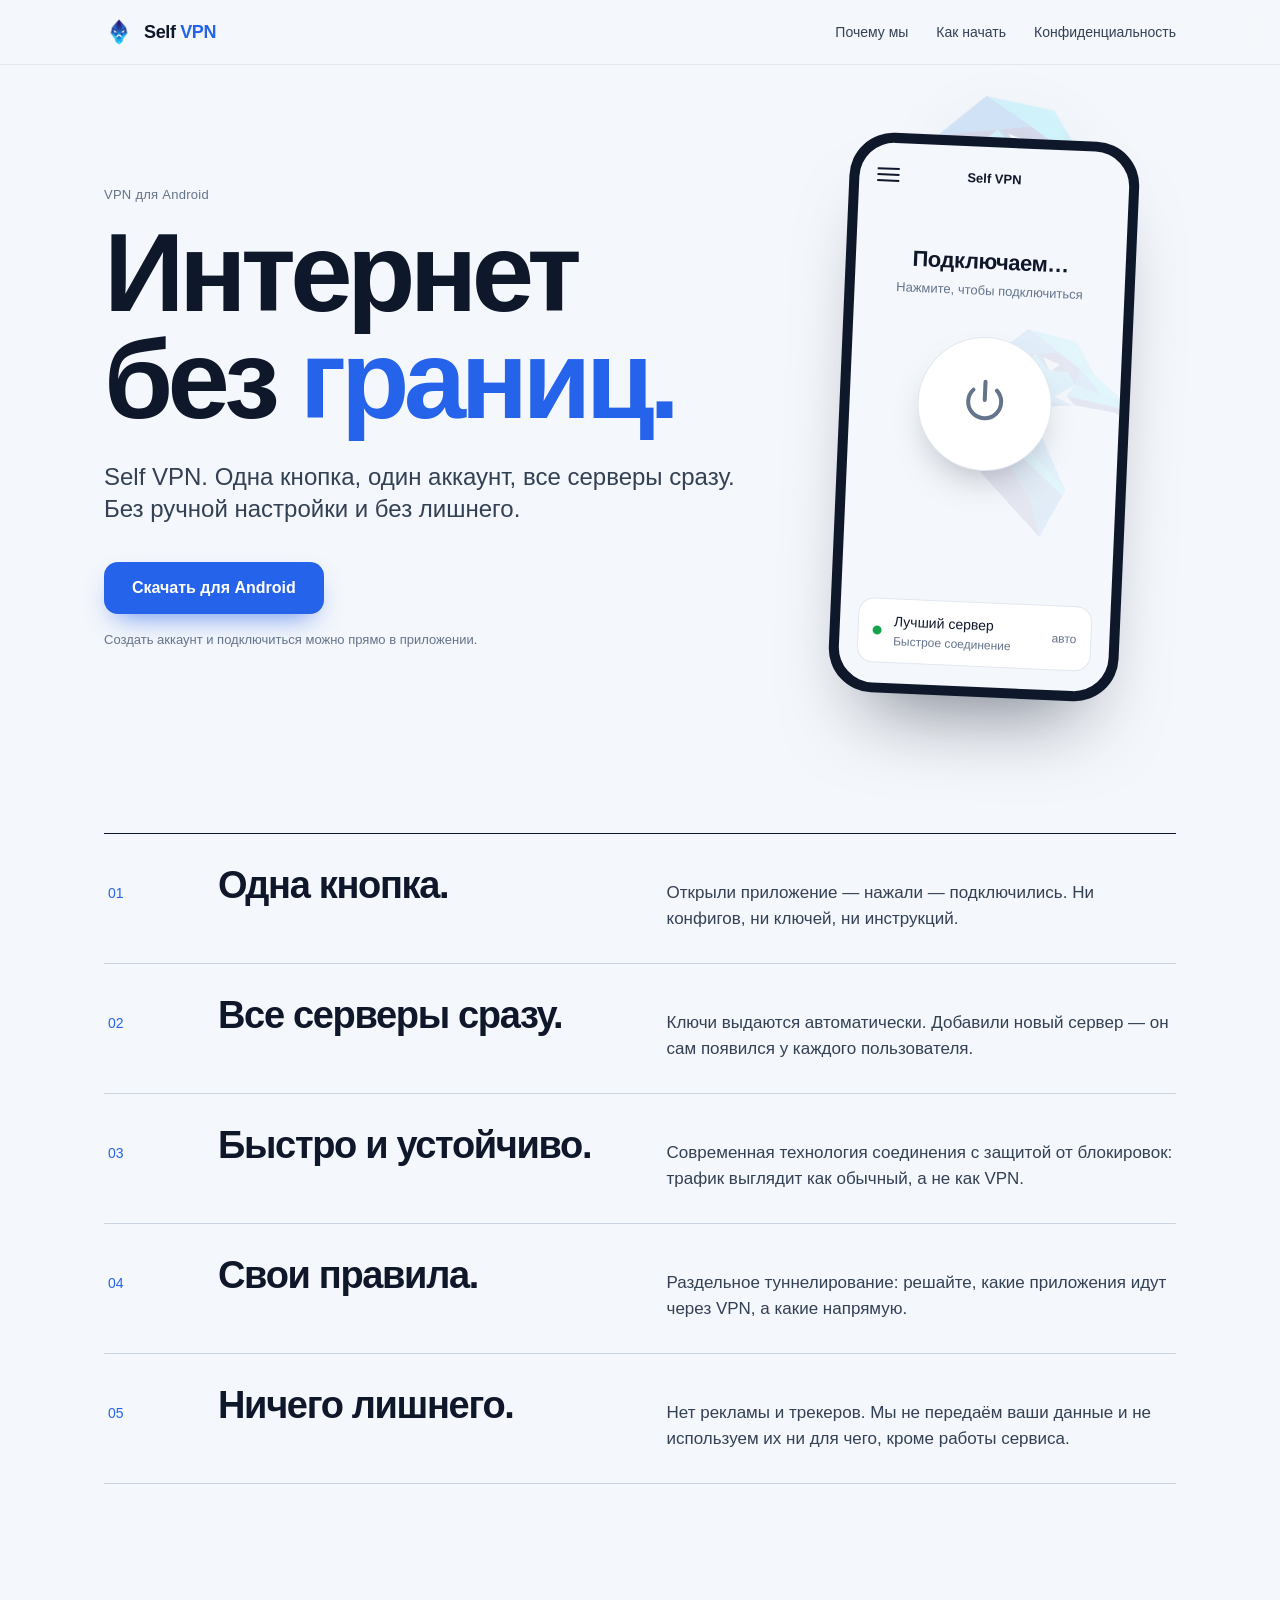
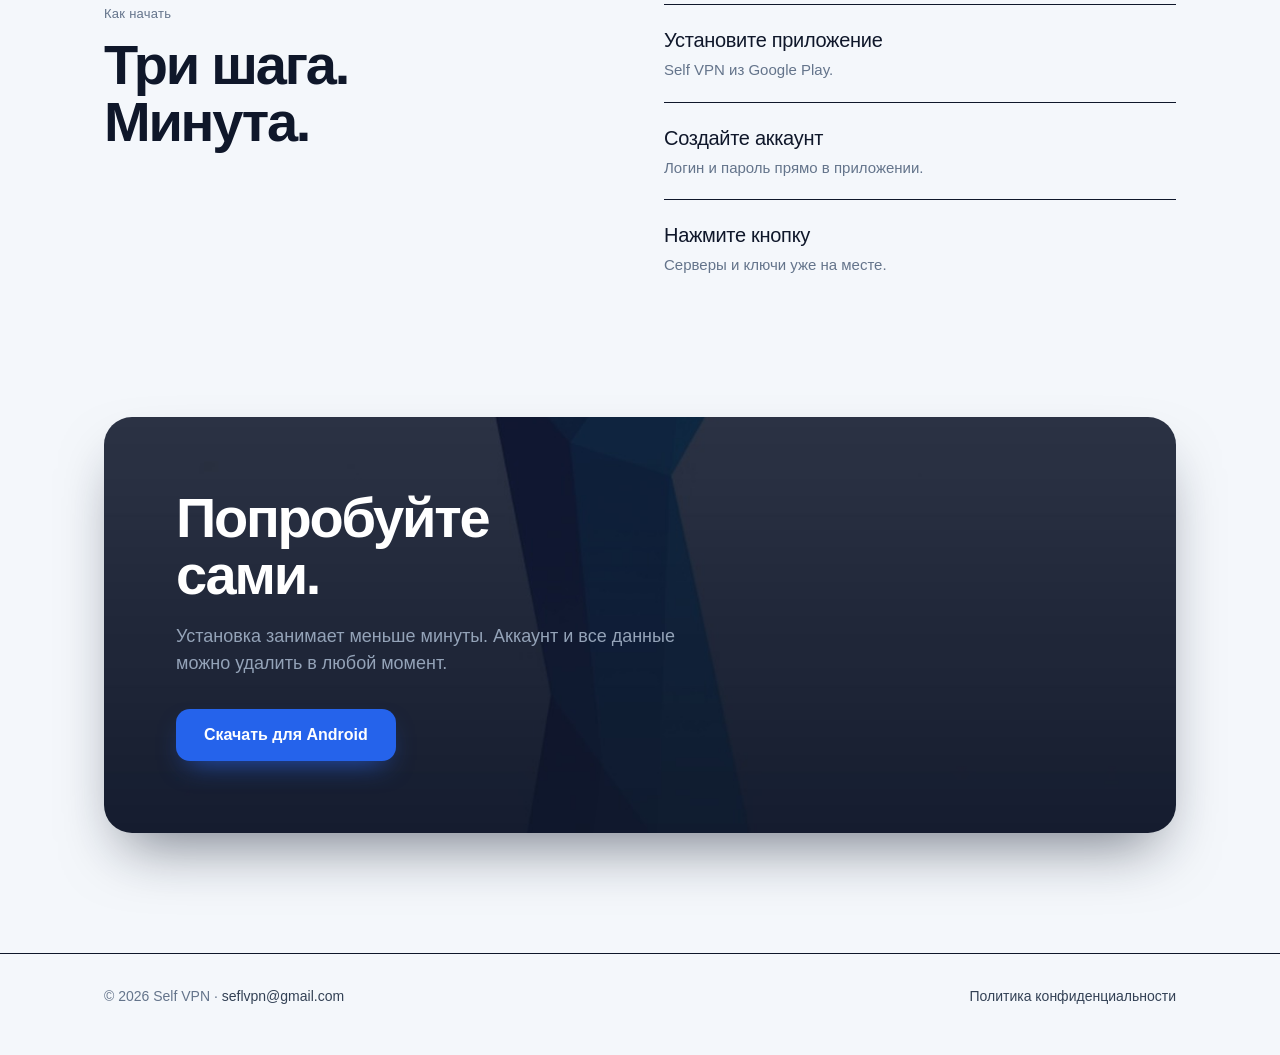
<file: index.html>
<!DOCTYPE html>
<html lang="ru">

<head>
    <meta charset="UTF-8">
    <meta name="viewport" content="width=device-width, initial-scale=1.0">
    <title>Self VPN — быстрый VPN в одно касание</title>
    <meta name="description" content="Self VPN — VPN для Android. Один аккаунт, все серверы сразу, никакой настройки.">
    <meta name="theme-color" content="#F4F7FB">
    <link rel="icon" type="image/png" href="favicon.png">
    <link rel="stylesheet" href="site.css">
    <style>
        .hero {
            padding: 72px 0 40px;
            display: grid;
            grid-template-columns: 1.25fr .75fr;
            gap: 48px;
            align-items: center;
        }

        .hero h1 {
            margin: 16px 0 28px;
        }

        .hero .cta {
            display: flex;
            flex-wrap: wrap;
            gap: 12px;
            margin-top: 36px;
        }

        .hero .small {
            margin-top: 16px;
            font-size: 13px;
            color: var(--muted);
        }

        /* Телефон в стиле приложения */
        .phone-box {
            display: flex;
            justify-content: center;
        }

        .phone {
            width: 290px;
            border-radius: 44px;
            background: var(--text);
            padding: 10px;
            transform: rotate(2.5deg);
            box-shadow: 0 50px 80px -40px rgba(15, 23, 42, .55);
            transition: transform .5s var(--ease);
        }

        .phone:hover {
            transform: rotate(0);
        }

        .screen {
            background: var(--bg);
            border-radius: 35px;
            padding: 22px 18px 20px;
            min-height: 540px;
            display: flex;
            flex-direction: column;
        }

        .app-bar {
            display: flex;
            align-items: center;
            justify-content: space-between;
            font-size: 13px;
            font-weight: 600;
        }

        .app-bar i {
            width: 22px;
            height: 2px;
            background: var(--text);
            box-shadow: 0 6px 0 var(--text), 0 -6px 0 var(--text);
        }

        .status {
            margin-top: 56px;
            text-align: center;
        }

        .status b {
            display: block;
            font-size: 22px;
            letter-spacing: -.02em;
            transition: color .3s;
        }

        .status small {
            color: var(--muted);
            font-size: 13px;
        }

        .power {
            position: relative;
            width: 132px;
            height: 132px;
            margin: 36px auto 0;
            border: 0;
            border-radius: 50%;
            cursor: pointer;
            background: var(--surface);
            box-shadow: 0 0 0 1px var(--line), 0 18px 40px -18px rgba(15, 23, 42, .4);
            transition: background .3s, box-shadow .3s;
        }

        .power svg {
            width: 44px;
            height: 44px;
            stroke: var(--muted);
            transition: stroke .3s;
        }

        .power::after {
            content: "";
            position: absolute;
            inset: -14px;
            border-radius: 50%;
            border: 2px solid var(--primary);
            opacity: 0;
        }

        .on .power {
            background: linear-gradient(135deg, #3B82F6, #1D4ED8);
            box-shadow: 0 22px 44px -16px rgba(37, 99, 235, .85);
        }

        .on .power svg {
            stroke: #fff;
        }

        .on .power::after {
            animation: ring 2.2s ease-out infinite;
        }

        .on .status b {
            color: var(--primary);
        }

        @keyframes ring {
            from {
                opacity: .7;
                transform: scale(.9);
            }

            to {
                opacity: 0;
                transform: scale(1.25);
            }
        }

        .server {
            margin-top: auto;
            background: var(--surface);
            border: 1px solid var(--line);
            border-radius: 16px;
            padding: 12px 14px;
            display: flex;
            align-items: center;
            gap: 12px;
            font-size: 14px;
        }

        .server .dot {
            width: 9px;
            height: 9px;
            border-radius: 50%;
            background: var(--ok);
        }

        .server small {
            display: block;
            color: var(--muted);
            font-size: 12px;
        }

        .server em {
            margin-left: auto;
            font-style: normal;
            color: var(--muted);
            font-size: 12px;
        }

        /* Нумерованные тезисы */
        .rows {
            margin-top: 96px;
            border-top: 1px solid var(--text);
        }

        .row {
            display: grid;
            grid-template-columns: 90px 1fr 1.2fr;
            gap: 24px;
            padding: 32px 0;
            border-bottom: 1px solid var(--line-strong);
            align-items: baseline;
            transition: background .2s;
        }

        .row:hover {
            background: var(--surface);
        }

        .row .n {
            font-size: 14px;
            color: var(--primary);
            font-variant-numeric: tabular-nums;
            padding-left: 4px;
        }

        .row h3 {
            font-size: clamp(24px, 3.2vw, 38px);
            letter-spacing: -.035em;
            line-height: 1.05;
            font-weight: 800;
        }

        .row p {
            color: var(--text-2);
            font-size: 17px;
        }

        .band {
            margin-top: 120px;
            display: grid;
            grid-template-columns: 1fr 1fr;
            gap: 48px;
        }

        .steps3 {
            list-style: none;
        }

        .steps3 li {
            padding: 20px 0;
            border-top: 1px solid var(--text);
            font-size: 20px;
            letter-spacing: -.015em;
        }

        .steps3 li span {
            display: block;
            color: var(--muted);
            font-size: 15px;
            letter-spacing: 0;
            margin-top: 4px;
        }

        .final {
            margin-top: 120px;
            background: var(--text);
            color: #fff;
            border-radius: 28px;
            padding: clamp(32px, 6vw, 72px);
        }

        .final h2 {
            color: #fff;
        }

        .final p {
            color: #94A3B8;
            font-size: 18px;
            margin: 20px 0 32px;
            max-width: 520px;
        }

        .reveal {
            opacity: 0;
            transform: translateY(18px);
            transition: opacity .7s var(--ease), transform .7s var(--ease);
        }

        .reveal.in {
            opacity: 1;
            transform: none;
        }

        @media (max-width: 860px) {
            .hero {
                grid-template-columns: 1fr;
                padding-top: 40px;
            }

            .row {
                grid-template-columns: 1fr;
                gap: 8px;
            }

            .band {
                grid-template-columns: 1fr;
            }
        }
    </style>
</head>

<body>
    <header class="top">
        <div class="wrap">
            <a class="brand" href="./"><img src="logo.png" alt=""><span>Self <b>VPN</b></span></a>
            <nav class="nav">
                <a href="#why">Почему мы</a>
                <a href="#how">Как начать</a>
                <a href="privacy.html">Конфиденциальность</a>
            </nav>
        </div>
    </header>

    <main class="wrap">
        <section class="hero">
            <div>
                <div class="eyebrow">VPN для Android</div>
                <h1 class="huge">Интернет<br>без <span class="accent">границ.</span></h1>
                <p class="lead">Self VPN. Одна кнопка, один аккаунт, все серверы сразу. Без ручной настройки и без
                    лишнего.</p>
                <div class="cta">
                    <a class="btn" href="https://play.google.com/store/apps/details?id=com.selfvpn.vpn">Скачать для
                        Android</a>
                </div>
                <p class="small">Создать аккаунт и подключиться можно прямо в приложении.</p>
            </div>

            <img src="mascot_hero.png" alt="" class="hero-mascot" aria-hidden="true">
            <div class="phone-box" aria-hidden="true">
                <div class="phone" id="phone">
                    <div class="screen">
                        <div class="app-bar"><i></i><span>Self VPN</span><span style="width:22px"></span></div>
                        <div class="status"><b id="stText">Отключено</b><small id="stSub">Нажмите, чтобы
                                подключиться</small></div>
                        <button class="power" id="power" tabindex="-1" type="button">
                            <svg viewBox="0 0 24 24" fill="none" stroke-width="2.2" stroke-linecap="round"
                                stroke-linejoin="round">
                                <path d="M12 2v10" />
                                <path d="M18.4 6.6a9 9 0 1 1-12.8 0" />
                            </svg>
                        </button>
                        <div style="height:48px"></div>
                        <div class="server"><span class="dot"></span>
                            <div>Лучший сервер<small>Быстрое соединение</small></div><em>авто</em>
                        </div>
                    </div>
                </div>
            </div>
        </section>

        <section class="rows" id="why">
            <div class="row reveal"><span class="n">01</span>
                <h3>Одна кнопка.</h3>
                <p>Открыли приложение — нажали — подключились. Ни конфигов, ни ключей, ни инструкций.</p>
            </div>
            <div class="row reveal"><span class="n">02</span>
                <h3>Все серверы сразу.</h3>
                <p>Ключи выдаются автоматически. Добавили новый сервер — он сам появился у каждого пользователя.</p>
            </div>
            <div class="row reveal"><span class="n">03</span>
                <h3>Быстро и устойчиво.</h3>
                <p>Современная технология соединения с защитой от блокировок: трафик выглядит как обычный, а не как VPN.
                </p>
            </div>
            <div class="row reveal"><span class="n">04</span>
                <h3>Свои правила.</h3>
                <p>Раздельное туннелирование: решайте, какие приложения идут через VPN, а какие напрямую.</p>
            </div>
            <div class="row reveal"><span class="n">05</span>
                <h3>Ничего лишнего.</h3>
                <p>Нет рекламы и трекеров. Мы не передаём ваши данные и не используем их ни для чего, кроме работы
                    сервиса.</p>
            </div>
        </section>

        <section class="band" id="how">
            <div class="reveal">
                <div class="eyebrow">Как начать</div>
                <h2 class="big" style="margin-top:12px">Три шага.<br>Минута.</h2>
            </div>
            <ol class="steps3 reveal">
                <li>Установите приложение<span>Self VPN из Google Play.</span></li>
                <li>Создайте аккаунт<span>Логин и пароль прямо в приложении.</span></li>
                <li>Нажмите кнопку<span>Серверы и ключи уже на месте.</span></li>
            </ol>
        </section>

        <section class="final reveal">
            <h2 class="big">Попробуйте<br>сами.</h2>
            <p>Установка занимает меньше минуты. Аккаунт и все данные можно удалить в любой момент.</p>
            <a class="btn" href="https://play.google.com/store/apps/details?id=com.selfvpn.vpn">Скачать для Android</a>
        </section>
    </main>

    <footer class="foot">
        <div class="wrap">
            <div>© 2026 Self VPN · <a href="mailto:seflvpn@gmail.com">seflvpn@gmail.com</a></div>
            <nav>
                <a href="privacy.html">Политика конфиденциальности</a>
            </nav>
        </div>
    </footer>

    <script>
        // Демонстрационный экран: по клику «подключается» так же, как в приложении
        const phone = document.getElementById('phone');
        const st = document.getElementById('stText'), sub = document.getElementById('stSub');
        let connected = false, busy = false;
        function set(on) {
            phone.classList.toggle('on', on);
            st.textContent = on ? 'Подключено' : 'Отключено';
            sub.textContent = on ? 'Ваше соединение защищено' : 'Нажмите, чтобы подключиться';
            connected = on;
        }
        function toggle() {
            if (busy) return;
            busy = true; st.textContent = connected ? 'Отключаем…' : 'Подключаем…';
            setTimeout(() => { set(!connected); busy = false; }, 900);
        }
        document.getElementById('power').addEventListener('click', toggle);
        setTimeout(toggle, 1400);

        const io = 'IntersectionObserver' in window ? new IntersectionObserver(es => es.forEach(e => {
            if (e.isIntersecting) { e.target.classList.add('in'); io.unobserve(e.target); }
        }), { threshold: .15 }) : null;
        document.querySelectorAll('.reveal').forEach(el => io ? io.observe(el) : el.classList.add('in'));
    </script>
</body>

</html>
</file>
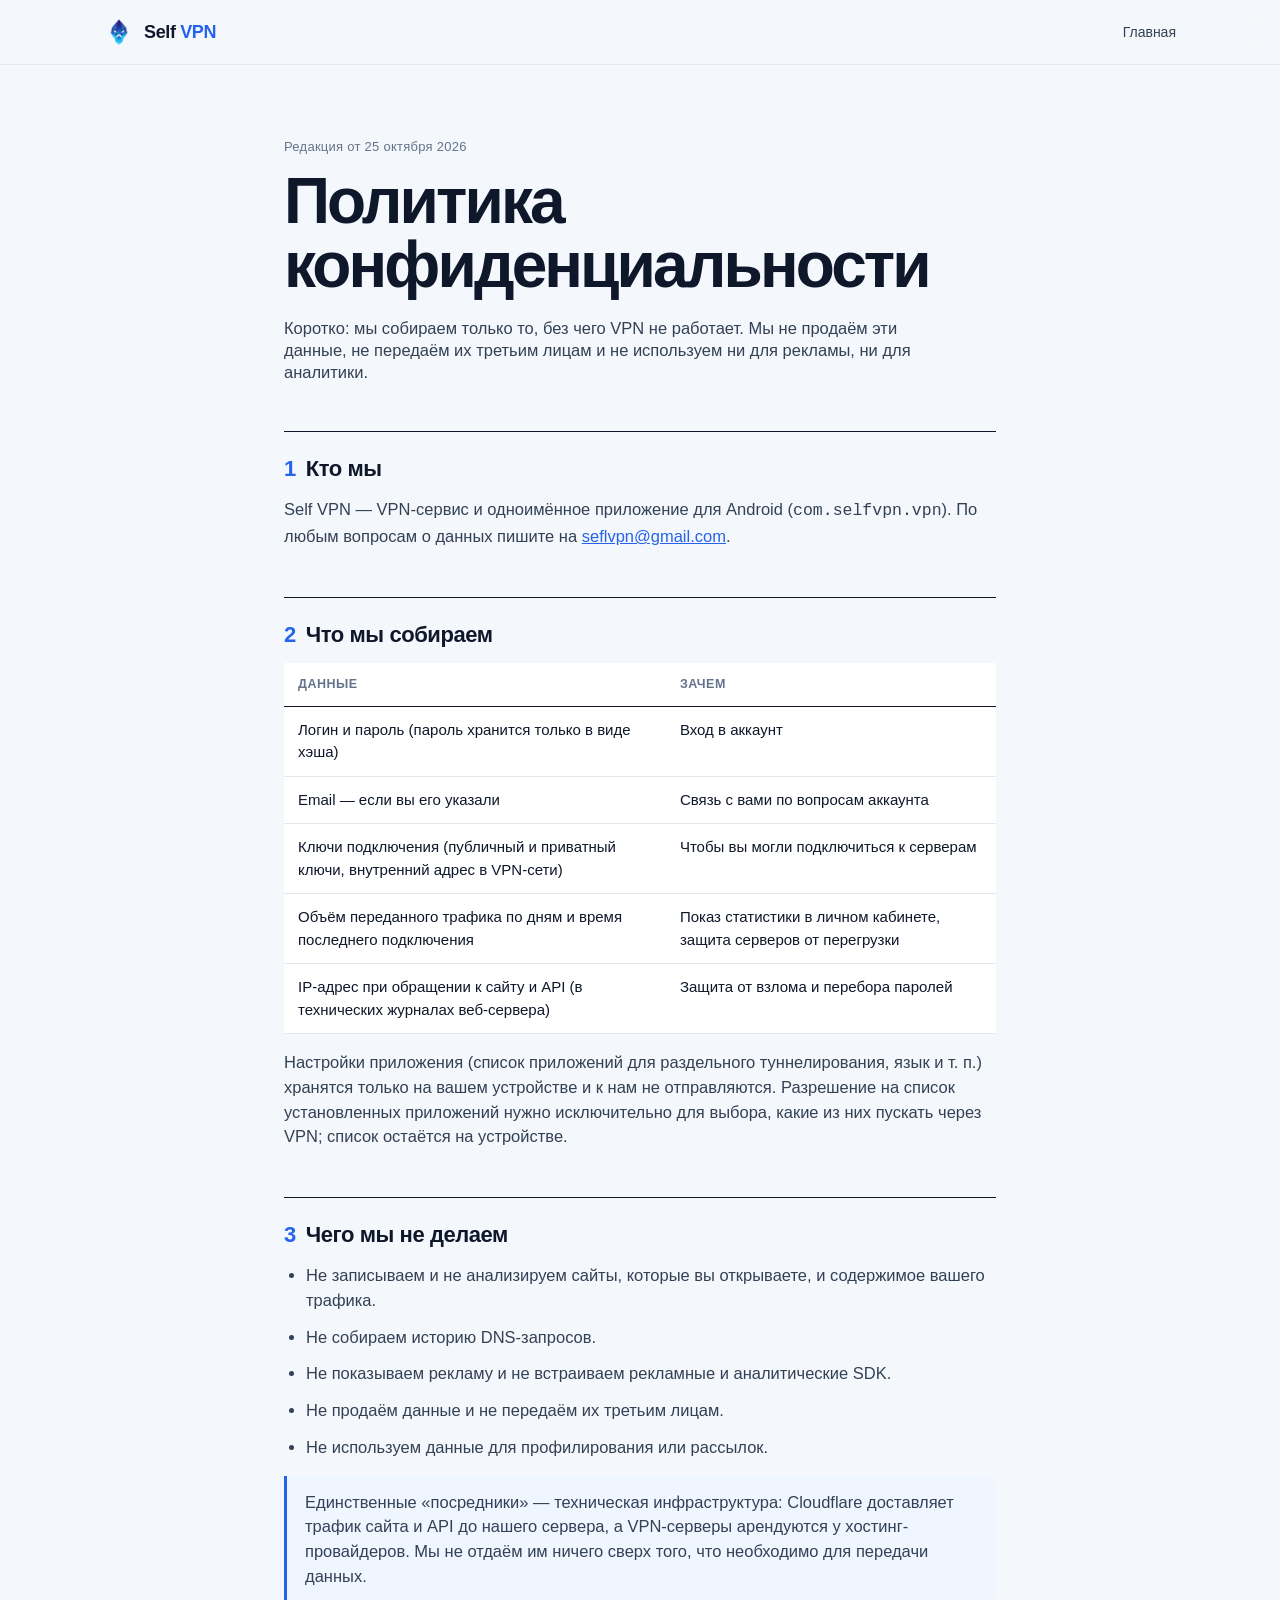
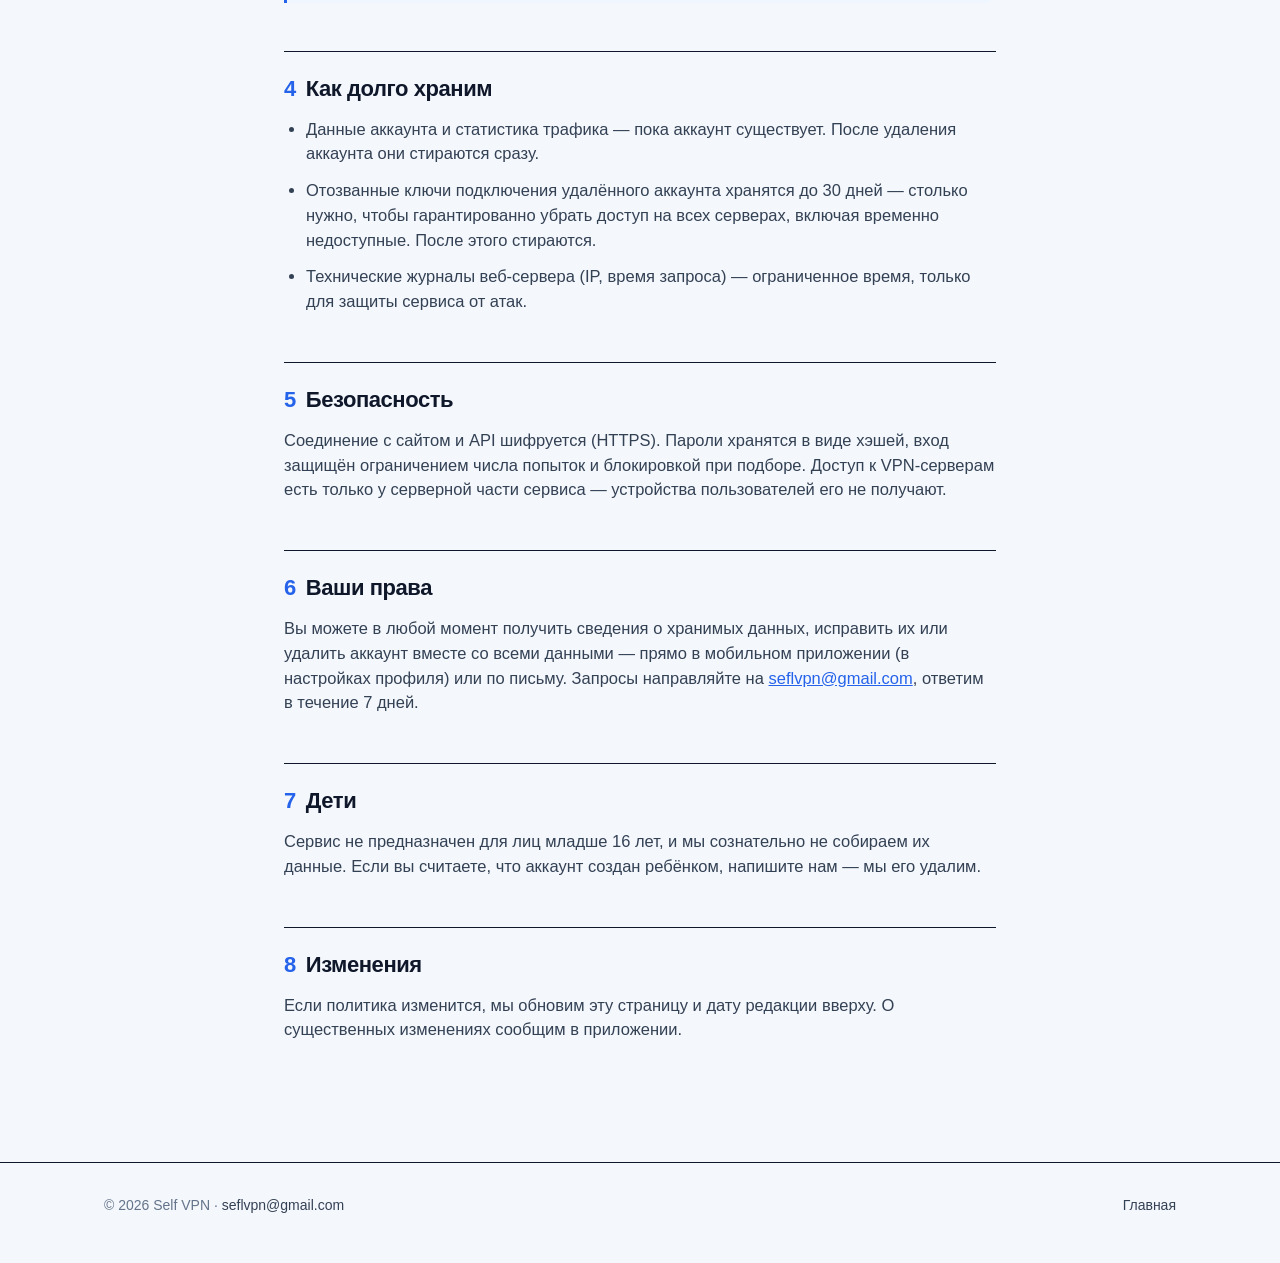
<file: privacy.html>
<!DOCTYPE html>
<html lang="ru">

<head>
    <meta charset="UTF-8">
    <meta name="viewport" content="width=device-width, initial-scale=1.0">
    <title>Политика конфиденциальности — Self VPN</title>
    <meta name="description"
        content="Какие данные собирает Self VPN, зачем и как долго хранит. Мы не передаём и не используем данные ни для чего, кроме работы сервиса.">
    <link rel="icon" type="image/png" href="favicon.png">
    <link rel="stylesheet" href="site.css">
</head>

<body>
    <header class="top">
        <div class="wrap">
            <a class="brand" href="./"><img src="logo.png" alt=""><span>Self <b>VPN</b></span></a>
            <nav class="nav"><a href="./">Главная</a></nav>
        </div>
    </header>

    <main class="doc">
        <div class="eyebrow">Редакция от 25 октября 2026</div>
        <h1>Политика конфиденциальности</h1>
        <p class="lead">Коротко: мы собираем только то, без чего VPN не работает. Мы не продаём эти данные, не передаём
            их третьим лицам и не используем ни для рекламы, ни для аналитики.</p>

        <h2><span>1</span>Кто мы</h2>
        <p>Self VPN — VPN-сервис и одноимённое приложение для Android (<code>com.selfvpn.vpn</code>). По любым вопросам
            о данных пишите на <a href="mailto:seflvpn@gmail.com">seflvpn@gmail.com</a>.</p>

        <h2><span>2</span>Что мы собираем</h2>
        <table>
            <tr>
                <th>Данные</th>
                <th>Зачем</th>
            </tr>
            <tr>
                <td>Логин и пароль (пароль хранится только в виде хэша)</td>
                <td>Вход в аккаунт</td>
            </tr>
            <tr>
                <td>Email — если вы его указали</td>
                <td>Связь с вами по вопросам аккаунта</td>
            </tr>
            <tr>
                <td>Ключи подключения (публичный и приватный ключи, внутренний адрес в VPN-сети)</td>
                <td>Чтобы вы могли подключиться к серверам</td>
            </tr>
            <tr>
                <td>Объём переданного трафика по дням и время последнего подключения</td>
                <td>Показ статистики в личном кабинете, защита серверов от перегрузки</td>
            </tr>
            <tr>
                <td>IP-адрес при обращении к сайту и API (в технических журналах веб-сервера)</td>
                <td>Защита от взлома и перебора паролей</td>
            </tr>
        </table>
        <p>Настройки приложения (список приложений для раздельного туннелирования, язык и т. п.) хранятся только на
            вашем устройстве и к нам не отправляются. Разрешение на список установленных приложений нужно исключительно
            для выбора, какие из них пускать через VPN; список остаётся на устройстве.</p>

        <h2><span>3</span>Чего мы не делаем</h2>
        <ul>
            <li>Не записываем и не анализируем сайты, которые вы открываете, и содержимое вашего трафика.</li>
            <li>Не собираем историю DNS-запросов.</li>
            <li>Не показываем рекламу и не встраиваем рекламные и аналитические SDK.</li>
            <li>Не продаём данные и не передаём их третьим лицам.</li>
            <li>Не используем данные для профилирования или рассылок.</li>
        </ul>
        <div class="note">
            <p>Единственные «посредники» — техническая инфраструктура: Cloudflare доставляет трафик сайта и API до
                нашего сервера, а VPN-серверы арендуются у хостинг-провайдеров. Мы не отдаём им ничего сверх того, что
                необходимо для передачи данных.</p>
        </div>

        <h2><span>4</span>Как долго храним</h2>
        <ul>
            <li>Данные аккаунта и статистика трафика — пока аккаунт существует. После удаления аккаунта они стираются
                сразу.</li>
            <li>Отозванные ключи подключения удалённого аккаунта хранятся до 30 дней — столько нужно, чтобы
                гарантированно убрать доступ на всех серверах, включая временно недоступные. После этого стираются.</li>
            <li>Технические журналы веб-сервера (IP, время запроса) — ограниченное время, только для защиты сервиса от
                атак.</li>
        </ul>

        <h2><span>5</span>Безопасность</h2>
        <p>Соединение с сайтом и API шифруется (HTTPS). Пароли хранятся в виде хэшей, вход защищён ограничением числа
            попыток и блокировкой при подборе. Доступ к VPN-серверам есть только у серверной части сервиса — устройства
            пользователей его не получают.</p>

        <h2><span>6</span>Ваши права</h2>
        <p>Вы можете в любой момент получить сведения о хранимых данных, исправить их или удалить аккаунт вместе со
            всеми данными — прямо в мобильном приложении (в настройках профиля) или по письму. Запросы направляйте на <a
                href="mailto:seflvpn@gmail.com">seflvpn@gmail.com</a>, ответим в течение 7 дней.</p>

        <h2><span>7</span>Дети</h2>
        <p>Сервис не предназначен для лиц младше 16 лет, и мы сознательно не собираем их данные. Если вы считаете, что
            аккаунт создан ребёнком, напишите нам — мы его удалим.</p>

        <h2><span>8</span>Изменения</h2>
        <p>Если политика изменится, мы обновим эту страницу и дату редакции вверху. О существенных изменениях сообщим в
            приложении.</p>
    </main>

    <footer class="foot">
        <div class="wrap">
            <div>© 2026 Self VPN · <a href="mailto:seflvpn@gmail.com">seflvpn@gmail.com</a></div>
            <nav><a href="./">Главная</a></nav>
        </div>
    </footer>
</body>

</html>
</file>
<file: site.css>
/* Общие стили публичных страниц Self VPN. Палитра — как в мобильном приложении (app/lib/theme/style.dart). */
:root {
    --bg: #F4F7FB; --surface: #fff; --text: #0F172A; --text-2: #334155; --muted: #64748B;
    --line: #E2E8F0; --line-strong: #CBD5E1; --primary: #2563EB; --primary-hover: #1D4ED8;
    --primary-soft: #EFF6FF; --danger: #DC2626; --ok: #16A34A; --ease: cubic-bezier(.2, .8, .2, 1);
}
* { box-sizing: border-box; margin: 0; padding: 0; }
html { scroll-behavior: smooth; }
body {
    font-family: "Helvetica Neue", Helvetica, Arial, "Segoe UI", sans-serif; background: var(--bg); color: var(--text);
    line-height: 1.5; -webkit-font-smoothing: antialiased; overflow-x: hidden;
}
a { color: inherit; }
button, input { font: inherit; color: inherit; }
.wrap { max-width: 1120px; margin: 0 auto; padding: 0 24px; }

/* Шапка */
.top { position: sticky; top: 0; z-index: 10; background: rgba(244, 247, 251, .88); backdrop-filter: blur(12px); border-bottom: 1px solid var(--line); }
.top .wrap { display: flex; align-items: center; justify-content: space-between; height: 64px; gap: 16px; }
.brand { display: flex; align-items: center; gap: 10px; text-decoration: none; font-weight: 700; letter-spacing: -.02em; font-size: 18px; }
.brand img { width: 30px; height: 30px; }
.brand b { color: var(--primary); font-weight: 700; }
.nav { display: flex; align-items: center; gap: 28px; font-size: 14px; }
.nav a { text-decoration: none; color: var(--text-2); transition: color .15s; }
.nav a:hover { color: var(--primary); }
.nav .btn-line { padding: 8px 16px; border: 1px solid var(--text); border-radius: 999px; color: var(--text); }
.nav .btn-line:hover { background: var(--text); color: #fff; }

/* Кнопки */
.btn {
    display: inline-flex; align-items: center; justify-content: center; gap: 10px; height: 52px; padding: 0 28px; border: 0;
    border-radius: 14px; background: var(--primary); color: #fff; font-weight: 600; font-size: 16px; text-decoration: none; cursor: pointer;
    box-shadow: 0 12px 28px -12px rgba(37, 99, 235, .8); transition: background .18s var(--ease), transform .12s var(--ease);
}
.btn:hover { background: var(--primary-hover); }
.btn:active { transform: scale(.98); }
.btn.ghost { background: transparent; color: var(--text); box-shadow: inset 0 0 0 1px var(--text); }
.btn.ghost:hover { background: var(--text); color: #fff; }
.btn.danger { background: var(--danger); box-shadow: 0 12px 28px -14px rgba(220, 38, 38, .8); }
.btn:disabled { opacity: .6; cursor: wait; }

/* Типографика */
.eyebrow { font-size: 13px; color: var(--muted); letter-spacing: .02em; }
h1.huge { font-size: clamp(44px, 9vw, 112px); line-height: .95; letter-spacing: -.05em; font-weight: 800; }
h2.big { font-size: clamp(30px, 5vw, 56px); line-height: 1.02; letter-spacing: -.04em; font-weight: 800; }
.lead { font-size: clamp(18px, 2.2vw, 24px); line-height: 1.35; color: var(--text-2); max-width: 640px; }
.accent { color: var(--primary); }

/* Подвал */
.foot { border-top: 1px solid var(--text); margin-top: 120px; padding: 32px 0 48px; font-size: 14px; color: var(--muted); }
.foot .wrap { display: flex; flex-wrap: wrap; justify-content: space-between; gap: 16px 32px; }
.foot nav { display: flex; flex-wrap: wrap; gap: 8px 24px; }
.foot a { text-decoration: none; color: var(--text-2); }
.foot a:hover { color: var(--primary); }

/* Текстовые страницы (политика, удаление аккаунта) */
.doc { max-width: 760px; margin: 0 auto; padding: 72px 24px 0; }
.doc h1 { font-size: clamp(36px, 7vw, 64px); line-height: 1; letter-spacing: -.045em; font-weight: 800; margin: 12px 0 20px; }
.doc .lead { margin-bottom: 8px; }
.doc h2 { font-size: 22px; letter-spacing: -.02em; margin: 48px 0 12px; padding-top: 20px; border-top: 1px solid var(--text); }
.doc h2 span { color: var(--primary); margin-right: 10px; font-variant-numeric: tabular-nums; }
.doc p, .doc li { font-size: 16.5px; color: var(--text-2); margin-bottom: 12px; }
.doc ul { padding-left: 22px; margin-bottom: 12px; }
.doc ol.steps { list-style: none; counter-reset: s; padding: 0; }
.doc ol.steps li { counter-increment: s; position: relative; padding: 0 0 18px 56px; margin: 0; }
.doc ol.steps li::before {
    content: counter(s); position: absolute; left: 0; top: -4px; width: 38px; height: 38px; border-radius: 50%;
    background: var(--primary); color: #fff; font-weight: 700; display: grid; place-items: center;
}
.doc table { width: 100%; border-collapse: collapse; font-size: 15px; margin: 8px 0 16px; background: var(--surface); }
.doc th, .doc td { text-align: left; padding: 12px 14px; border-bottom: 1px solid var(--line); vertical-align: top; }
.doc th { font-size: 12.5px; color: var(--muted); font-weight: 600; text-transform: uppercase; letter-spacing: .04em; border-bottom-color: var(--text); }
.doc a { color: var(--primary); }
.note { background: var(--primary-soft); border-left: 3px solid var(--primary); padding: 14px 18px; border-radius: 0 12px 12px 0; margin: 16px 0; }
.note p:last-child { margin-bottom: 0; }

@media (max-width: 640px) {
    .nav a:not(.btn-line) { display: none; }
    .doc { padding-top: 40px; }
    .doc table { display: block; overflow-x: auto; }
}
@media (prefers-reduced-motion: reduce) { * { animation: none !important; transition: none !important; scroll-behavior: auto !important; } }

/* Hero Mascot Background Accent */
.hero { position: relative; }
.hero-mascot {
    position: absolute; right: -10px; top: 15px; width: 320px; max-width: 45vw; opacity: 0.14; pointer-events: none;
    filter: drop-shadow(0 20px 40px rgba(37, 99, 235, 0.35));
    animation: mascotFloat 8s ease-in-out infinite alternate;
    z-index: 0;
}
@keyframes mascotFloat {
    0% { transform: translateY(0px) rotate(0deg); }
    100% { transform: translateY(-14px) rotate(2deg); }
}
.phone-box { position: relative; z-index: 1; }
.hero > div:first-child { position: relative; z-index: 1; }

.screen {
    background: #F4F7FB;
    position: relative; overflow: hidden;
}
.screen::before {
    content: ""; position: absolute; right: -18%; top: 25%; width: 85%; height: 55%;
    background: url('mascot_hero.png') center/contain no-repeat;
    opacity: 0.08; pointer-events: none;
}

.final {
    position: relative; overflow: hidden;
    background: #0F172A url('card_bg.jpg') center/cover no-repeat !important;
    box-shadow: 0 30px 60px -20px rgba(15, 23, 42, 0.55);
}
.brand img { border-radius: 7px; }
</file>
